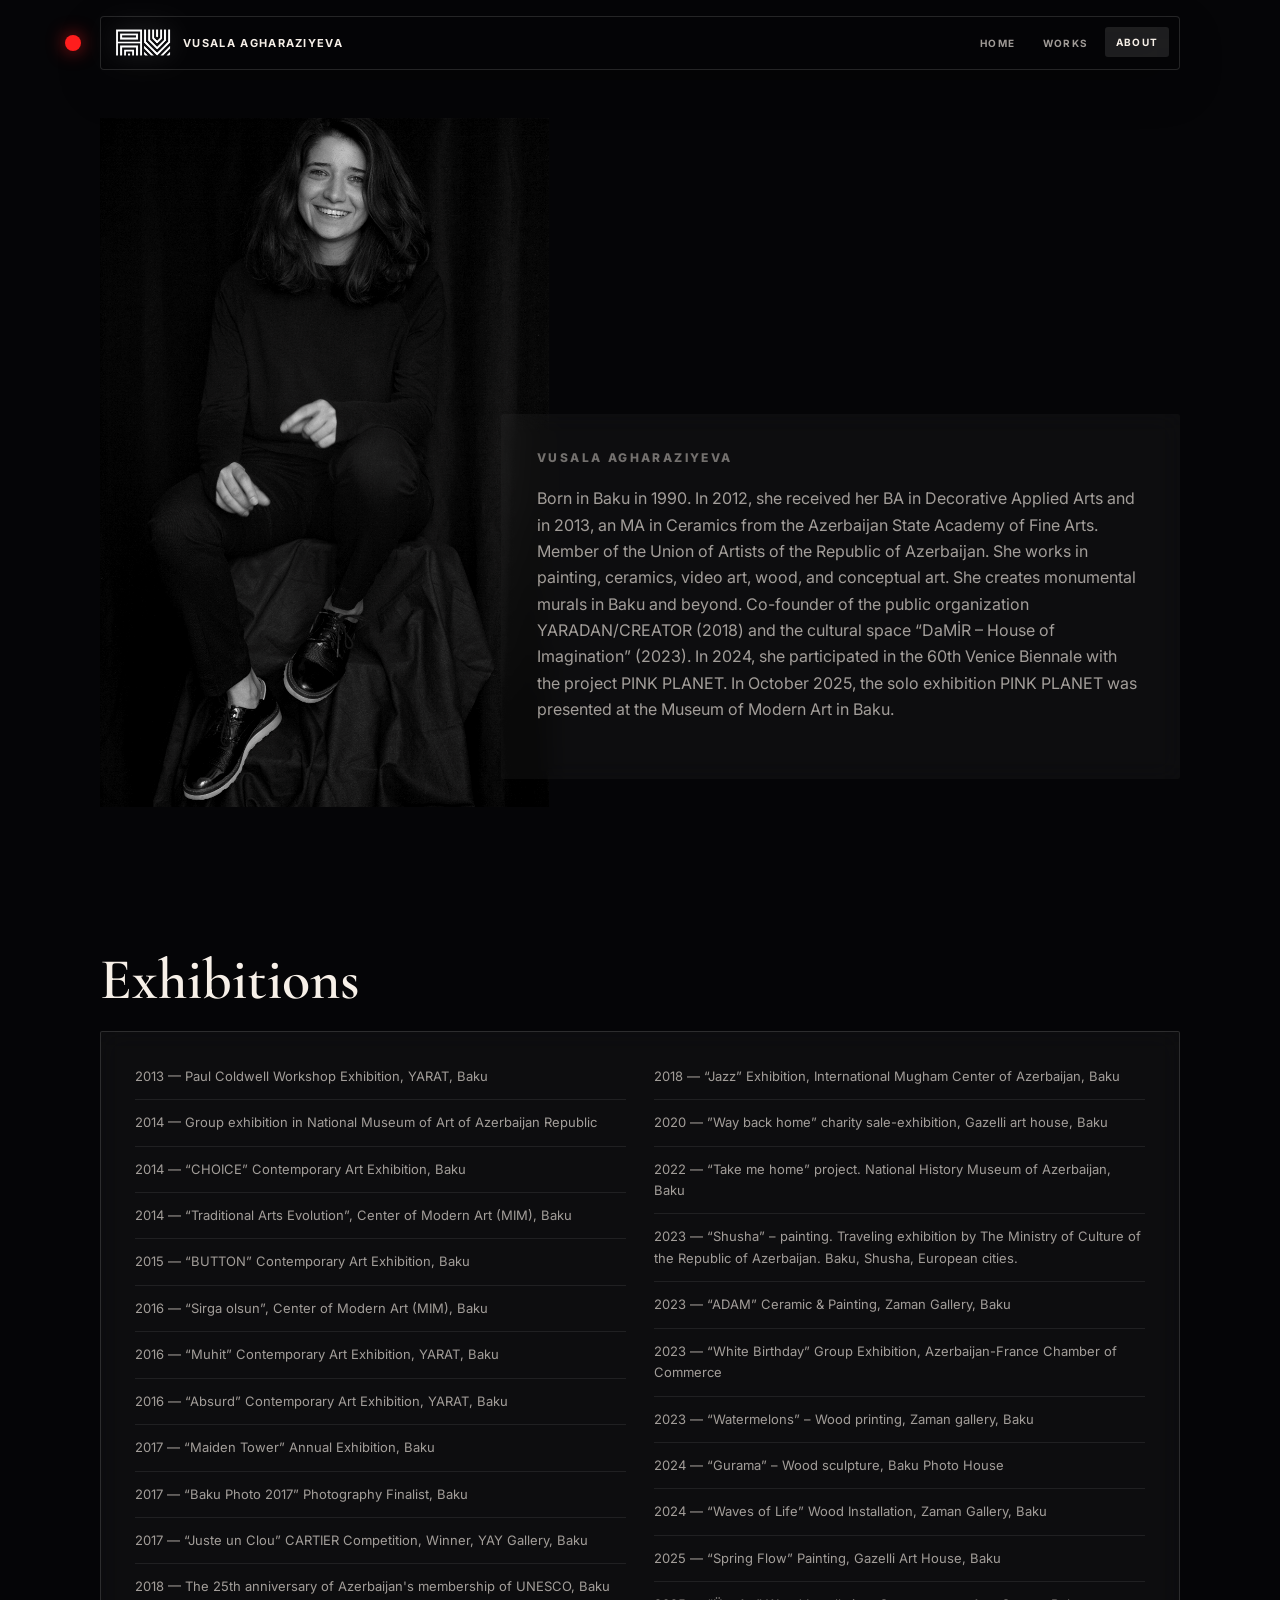
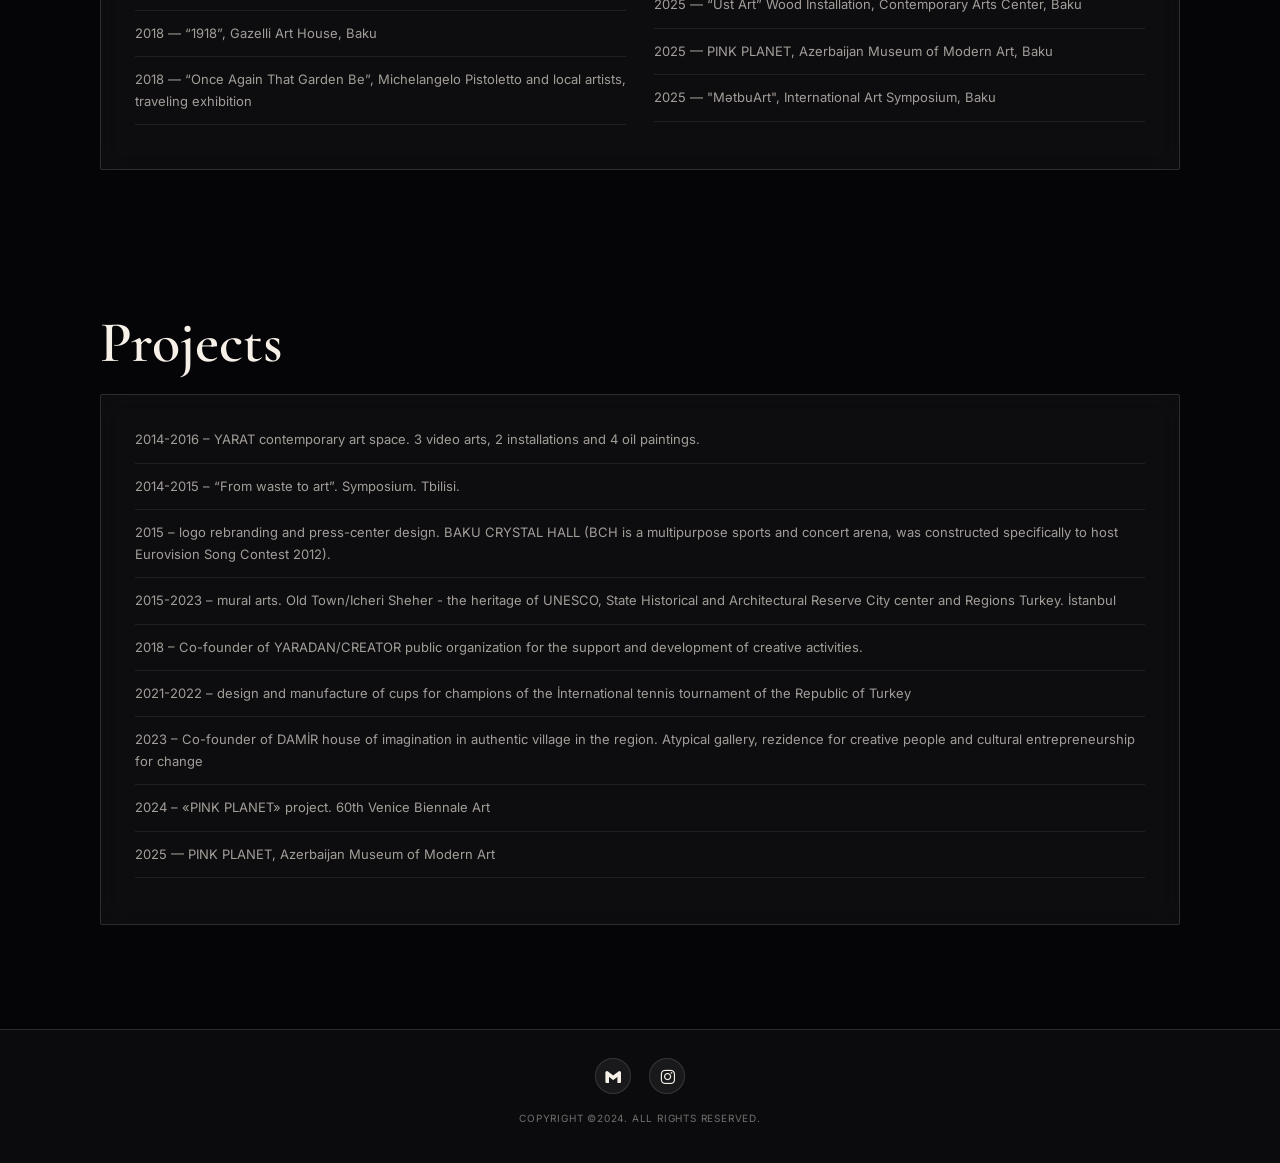
<file: about.html>
<!DOCTYPE html>
<html lang="en">

<head>
    <meta charset="UTF-8">
    <meta name="viewport" content="width=device-width, initial-scale=1.0">

    <link href='https://unpkg.com/boxicons@2.1.4/css/boxicons.min.css' rel='stylesheet'>
    <link rel="stylesheet" href="styles/global.css">
    <link rel="stylesheet" href="styles/about.css">
    <link rel="icon" href="assets/logo.png" type="image/x-icon">
    <title>Vusala Agharaziyeva</title>
</head>

<body class="about">
    <span class="red-sigil" aria-hidden="true"></span>
    <nav>
        <div class="logo">
            <a href="index.html"><img src="assets/logo.png"></a>
            <a href="index.html" class="logo-text">Vusala Agharaziyeva</a>
        </div>
        <div class="burger" onclick="toggleMenu()">☰</div>
        <div class="nav-links">
            <a href="index.html">Home</a>
            <a href="works.html">Works</a>
            <a class="selected" href="about.html">About</a>
        </div>
    </nav>

    <section class="sec-01">
        <div class="container">
            <div class="content">
                <div class="image">
                    <img src="assets/aboutpagefirst.png" alt="" class="src">
                </div>
                <div class="text-box">
                    <h3>VUSALA AGHARAZIYEVA</h3>
                    <li>Born in Baku in 1990.
In 2012, she received her BA in Decorative Applied Arts and in 2013, an MA in Ceramics from the Azerbaijan State
Academy of Fine Arts. Member of the Union of Artists of the Republic of Azerbaijan.
She works in painting, ceramics, video art, wood, and conceptual art. She creates monumental murals in Baku
and beyond. Co-founder of the public organization YARADAN/CREATOR (2018) and the cultural space “DaMİR –
House of Imagination” (2023).
In 2024, she participated in the 60th Venice Biennale with the project PINK PLANET. In October 2025, the solo
exhibition PINK PLANET was presented at the Museum of Modern Art in Baku.
                    </li>
                    <br />
                    <!--<li>While earning recognition for her murals, sculptural works and conceptual videos, and stretching-->
                    <!--    further into graphics and product design, painting remains central to Vusala’s creative-->
                    <!--    pursuits. She is also an active contributor to charitable endeavors, working-->
                    <!--    as an educator with teenagers, including those with limited physical abilities or from-->
                    <!--    underprivileged families and shelters. She is currently involved in advancing regional cultural-->
                    <!--    development by establishing a space and platform for creatives in one of Azerbaijan’s regions.-->
                    <!--</li>-->
                    <!--<br />-->
                    <!--<p>« Everything that I’m looking for in life, I find in art. Everything that I get in life, I mirror-->
                    <!--    in my art. »</p>-->
                    <!--<br />-->
                    <!--<li>Vusala Agharaziyeva is an artist based in Azerbaijan, where she has exhibited her works. She-->
                    <!--    believes that the key message conveyed through any creative process should originate from the-->
                    <!--    love of what one does, as well as with everything that surrounds you. Agharaziyeva's artistic-->
                    <!--    process is contingent upon how she is feeling and what she is experiencing at the moment of-->
                    <!--    creation. She employs varying media such as ceramics, painting, digital, and street art in her-->
                    <!--    diverse compositions.</li>-->
                </div>
            </div>
        </div>
    </section>

    <section class="sec-02">
        <div class="container">
            <h3 class="section-title">Exhibitions</h3>
            <div class="content">
                <div class="card-background">
                    <div class="info">
                        <ul class="exhibition-list">
                            <li>2013 — Paul Coldwell Workshop Exhibition, YARAT, Baku</li>
                            <li>2014 — Group exhibition in National Museum of Art of Azerbaijan Republic</li>
                            <li>2014 — “CHOICE” Contemporary Art Exhibition, Baku</li>
                            <li>2014 — “Traditional Arts Evolution”, Center of Modern Art (MIM), Baku
                            </li>
                            <li>2015 — “BUTTON” Contemporary Art Exhibition, Baku
                            </li>
                            <li>2016 — “Sirga olsun”, Center of Modern Art (MIM), Baku
                            </li>
                            <li>2016 — “Muhit” Contemporary Art Exhibition, YARAT, Baku
                            </li>
                            <li>2016 — “Absurd” Contemporary Art Exhibition, YARAT, Baku
                            </li>
                            <li>2017 — “Maiden Tower” Annual Exhibition, Baku
                            </li>
                            <li>2017 — “Baku Photo 2017” Photography Finalist, Baku
                            </li>
                            <li>2017 — “Juste un Clou” CARTIER Competition, Winner, YAY Gallery, Baku</li>
                            <li>2018 — The 25th anniversary of Azerbaijan's membership of UNESCO, Baku
                            </li>
                            <li>2018 — “1918”, Gazelli Art House, Baku
                            </li>
                            <li>2018 — “Once Again That Garden Be”, Michelangelo Pistoletto and local artists, traveling exhibition
                            </li>
                            <li>2018 — “Jazz” Exhibition, International Mugham Center of Azerbaijan, Baku
                            </li>
                            <li>2020 — ”Way back home” charity sale-exhibition, Gazelli art house, Baku
                            </li>
                            <li>2022 — “Take me home” project. National History Museum of Azerbaijan, Baku
                            </li>
                            <li>2023 — “Shusha” – painting. Traveling exhibition by The Ministry of Culture of the
                                Republic of Azerbaijan. Baku, Shusha, European cities.
                            </li>
                            <li>2023 — “ADAM” Ceramic & Painting, Zaman Gallery, Baku
                            </li>
                            <li>2023 — “White Birthday” Group Exhibition, Azerbaijan-France Chamber of Commerce
                            </li>
                            <li>2023 — “Watermelons” – Wood printing, Zaman gallery, Baku
                            </li>
                            <li>2024 — “Gurama” – Wood sculpture, Baku Photo House
                            </li>
                            <li>2024 — “Waves of Life” Wood Installation, Zaman Gallery, Baku
                            </li>
                            <li>2025 — “Spring Flow” Painting, Gazelli Art House, Baku
                            </li>
                            <li>2025 — “Üst Art” Wood Installation, Contemporary Arts Center, Baku
                            </li>
                            <li>2025 — PINK PLANET, Azerbaijan Museum of Modern Art, Baku
                            </li>
                            <li>2025 — "MətbuArt", International Art Symposium, Baku
                            </li>
                        </ul>
                    </div>
                </div>
            </div>
        </div>
    </section>

    <section class="section-03">
        <div class="container">
            <h3 class="section-title">Projects</h3>
            <div class="content">
                <div class="media-info">
                    <li>2014-2016 – YARAT contemporary art space. 3 video arts, 2 installations and 4 oil paintings.
                    </li>
                    <li>2014-2015 – “From waste to art”. Symposium. Tbilisi.
                    </li>
                    <li>2015 – logo rebranding and press-center design. BAKU CRYSTAL HALL (BCH is a multipurpose sports
                        and concert arena, was constructed specifically to host Eurovision Song Contest 2012).
                    </li>
                    <li>2015-2023 – mural arts.
                        Old Town/Icheri Sheher - the heritage of UNESCO, State Historical and Architectural Reserve
                        City center and Regions
                        Turkey. İstanbul
                    </li>
                    <li>2018 – Co-founder of YARADAN/CREATOR public organization for the support and development of
                        creative activities.
                    </li>
                    <li>2021-2022 – design and manufacture of cups for champions of the İnternational tennis tournament
                        of the Republic of Turkey
                    </li>
                    <li>2023 – Co-founder of DAMİR house of imagination in authentic village in the region. Atypical
                        gallery, rezidence for creative people and сultural entrepreneurship for change
                    </li>
                    <li>2024 – «PINK PLANET» project. 60th Venice Biennale Art
                    </li>
                    <li>2025 — PINK PLANET, Azerbaijan Museum of Modern Art 
                    </li>
                </div>
            </div>
        </div>
    </section>

    <footer>
        <div class="socials">
            <a href="mailto:agaraziyeva@gmail.com" target="_blank"><i class='bx bxl-gmail'></i></a>
            <a href="https://www.instagram.com/vusalaagaraziyeva/" target="_blank"><i class='bx bxl-instagram'></i></a>
            <!--<a href="https://www.singulart.com/en/artist/vusala-agharaziyeva-17543?ref=ts" target="_blank"><i class='bx bxs-shopping-bag'></i></a>        -->
        </div>
        <p>Copyright ©2024. All rights reserved.</p>
    </footer>
    <script src="scripts/global.js"></script>
</body>

</html>
</file>
<file: styles/global.css>
@import url('https://fonts.googleapis.com/css2?family=Cormorant+Garamond:wght@400;500;600;700&family=Inter:wght@300;400;500;600;700;800&display=swap');

:root {
  --ink: #050507;
  --ink-2: #0b0c12;
  --panel: rgba(255, 255, 255, 0.045);
  --panel-strong: rgba(255, 255, 255, 0.08);
  --line: rgba(255, 255, 255, 0.13);
  --text: #f7f0e8;
  --muted: rgba(247, 240, 232, 0.64);
  --dim: rgba(247, 240, 232, 0.44);
  --rose: #d88aa8;
  --copper: #b89468;
  --cyan: #9abcc4;
  --green: #95d9ad;
  --shadow: 0 28px 90px rgba(0, 0, 0, 0.48);
}

* {
  box-sizing: border-box;
  margin: 0;
  padding: 0;
}

html {
  scroll-behavior: smooth;
  background: var(--ink);
  scrollbar-color: #ff1d1d #07070a;
}

body {
  min-height: 100vh;
  color: var(--text);
  font-family: 'Inter', sans-serif;
  background: #050507;
  overflow-x: hidden;
}

body::before {
  content: '';
  position: fixed;
  inset: 0;
  z-index: -2;
  pointer-events: none;
  background:
    linear-gradient(90deg, rgba(255, 255, 255, 0.045) 1px, transparent 1px) 0 0 / 96px 96px,
    radial-gradient(circle at 90% 8%, rgba(216, 138, 168, 0.09), transparent 24rem);
  opacity: 0.8;
  mask-image: linear-gradient(to bottom, rgba(0, 0, 0, 0.58), transparent 68%);
}

body::after {
  content: '';
  position: fixed;
  inset: 0;
  z-index: -1;
  pointer-events: none;
  opacity: 0.14;
  background: radial-gradient(circle at 50% 40%, transparent, rgba(0, 0, 0, 0.62));
}

h1,
h2,
h3,
h4,
h5,
h6 {
  font-family: 'Cormorant Garamond', serif;
  font-weight: 600;
  letter-spacing: 0;
}

p,
li {
  color: var(--muted);
  line-height: 1.65;
}

a {
  color: inherit;
  text-decoration: none;
}

img {
  display: block;
  max-width: 100%;
  object-fit: cover;
}

nav {
  position: fixed;
  top: 16px;
  left: 50%;
  z-index: 1000;
  width: min(1080px, calc(100% - 32px));
  min-height: 54px;
  padding: 8px 10px 8px 14px;
  display: flex;
  align-items: center;
  justify-content: space-between;
  border: 1px solid var(--line);
  border-radius: 4px;
  background: rgba(5, 5, 7, 0.74);
  box-shadow: 0 16px 44px rgba(0, 0, 0, 0.24);
  backdrop-filter: blur(18px);
  transform: translateX(-50%);
}

.logo {
  display: flex;
  align-items: center;
  gap: 12px;
}

.logo img {
  width: 56px;
  height: 30px;
  object-fit: contain;
  filter: drop-shadow(0 0 14px rgba(255, 255, 255, 0.2));
}

.logo-text {
  font-size: 11px;
  font-weight: 700;
  letter-spacing: 0.12em;
  text-transform: uppercase;
}

.nav-links {
  display: flex;
  align-items: center;
  gap: 6px;
}

nav .nav-links a {
  position: relative;
  padding: 9px 11px;
  border-radius: 3px;
  color: var(--muted);
  font-size: 10px;
  font-weight: 700;
  letter-spacing: 0.12em;
  text-transform: uppercase;
  transition: color 0.25s ease, background 0.25s ease, transform 0.25s ease;
}

nav .nav-links a:hover,
nav .nav-links a.selected {
  color: var(--text);
  background: rgba(255, 255, 255, 0.1);
  transform: translateY(-1px);
}

.red-sigil {
  position: fixed;
  top: 35px;
  left: max(8px, calc((100vw - 1080px) / 2 - 35px));
  z-index: 4500;
  width: 16px;
  height: 16px;
  border-radius: 50%;
  background: #ff1d1d;
  box-shadow: 0 0 18px rgba(255, 29, 29, 0.72);
  pointer-events: none;
}

.burger {
  display: none;
  width: 44px;
  height: 44px;
  place-items: center;
  border: 1px solid var(--line);
  border-radius: 50%;
  color: var(--text);
  cursor: pointer;
  font-size: 24px;
}

footer {
  position: relative;
  margin-top: 56px;
  padding: 28px 20px 36px;
  display: flex;
  flex-direction: column;
  align-items: center;
  gap: 16px;
  border-top: 1px solid var(--line);
  color: var(--muted);
  background: rgba(255, 255, 255, 0.025);
}

footer .socials {
  display: flex;
  align-items: center;
  gap: 18px;
}

footer .socials a {
  width: 36px;
  height: 36px;
  display: grid;
  place-items: center;
  border: 1px solid var(--line);
  border-radius: 50%;
  background: rgba(255, 255, 255, 0.06);
  transition: transform 0.25s ease, border-color 0.25s ease, background 0.25s ease;
}

footer .socials a:hover {
  border-color: rgba(255, 111, 174, 0.72);
  background: rgba(255, 111, 174, 0.12);
  transform: translateY(-4px);
}

footer .socials i {
  color: var(--text);
  font-size: 19px;
}

footer p {
  color: var(--dim);
  font-size: 10px;
  letter-spacing: 0.08em;
  text-transform: uppercase;
}

.modal-overlay {
  position: fixed;
  inset: 0;
  z-index: 2000;
  display: none;
  align-items: center;
  justify-content: center;
  padding: 84px 70px 40px;
  background: rgba(2, 2, 4, 0.9);
  backdrop-filter: blur(22px);
}

.modal-overlay.is-active {
  display: flex;
}

.modal {
  position: relative;
  width: min(100%, 1080px);
  display: grid;
  place-items: center;
}

.modal-content {
  max-width: 100%;
  max-height: calc(100vh - 150px);
  width: auto;
  height: auto;
  border: 1px solid var(--line);
  border-radius: 2px;
  box-shadow: 0 40px 120px rgba(0, 0, 0, 0.72);
}

.close,
.prev,
.next {
  border: 1px solid var(--line);
  border-radius: 50%;
  color: var(--text);
  background: rgba(255, 255, 255, 0.08);
  cursor: pointer;
  backdrop-filter: blur(14px);
  transition: transform 0.25s ease, background 0.25s ease, border-color 0.25s ease;
}

.close:hover,
.prev:hover,
.next:hover {
  border-color: rgba(154, 188, 196, 0.58);
  background: rgba(154, 188, 196, 0.12);
  transform: scale(1.06);
}

.close {
  position: fixed;
  top: 28px;
  right: 28px;
  width: 40px;
  height: 40px;
  display: grid;
  place-items: center;
  font-size: 24px;
  line-height: 1;
}

.prev,
.next {
  position: fixed;
  top: 50%;
  width: 44px;
  height: 44px;
  display: grid;
  place-items: center;
  font-size: 20px;
}

.prev {
  left: 28px;
}

.next {
  right: 28px;
}

.zoomable-image {
  cursor: zoom-in;
}

.revealable {
  opacity: 0;
  transform: translateY(26px);
  transition: opacity 0.8s ease, transform 0.8s ease;
}

.revealable.is-visible {
  opacity: 1;
  transform: translateY(0);
}

@keyframes floatSlow {
  0%,
  100% {
    transform: translate3d(0, 0, 0) rotate(0deg);
  }
  50% {
    transform: translate3d(0, -14px, 0) rotate(1.5deg);
  }
}

@keyframes shimmer {
  0% {
    background-position: 0% 50%;
  }
  50% {
    background-position: 100% 50%;
  }
  100% {
    background-position: 0% 50%;
  }
}

@media screen and (max-width: 768px) {
  nav {
    top: 10px;
    width: calc(100% - 20px);
    min-height: 62px;
  }

  .red-sigil {
    display: none;
  }

  body.home nav .logo::after,
  body.works nav .logo::after,
  body.about nav .logo::after,
  body.installation nav .logo::after {
    content: '';
    width: 13px;
    height: 13px;
    display: block;
    margin-left: 4px;
    border-radius: 50%;
    background: #ff1d1d;
    box-shadow: 0 0 18px rgba(255, 29, 29, 0.72);
  }

  .red-sigil {
    display: none;
  }

  .logo-text {
    display: none;
  }

  .burger {
    display: grid;
  }

  .nav-links {
    position: absolute;
    top: calc(100% + 10px);
    left: 0;
    width: 100%;
    padding: 10px;
    display: none;
    flex-direction: column;
    border: 1px solid var(--line);
    border-radius: 24px;
    background: rgba(5, 5, 7, 0.92);
    backdrop-filter: blur(18px);
  }

  .nav-links.active {
    display: flex;
  }

  nav .nav-links a {
    width: 100%;
    text-align: center;
  }

  .modal-overlay {
    padding: 86px 16px 80px;
  }

  .prev,
  .next {
    top: auto;
    bottom: 18px;
  }

  .prev {
    left: calc(50% - 64px);
  }

  .next {
    right: calc(50% - 64px);
  }
}

@media (prefers-reduced-motion: reduce) {
  *,
  *::before,
  *::after {
    animation-duration: 0.001ms !important;
    animation-iteration-count: 1 !important;
    scroll-behavior: auto !important;
    transition-duration: 0.001ms !important;
  }
}

::-webkit-scrollbar {
  width: 10px;
}

::-webkit-scrollbar-track {
  background: #07070a;
}

::-webkit-scrollbar-thumb {
  border: 2px solid #07070a;
  border-radius: 999px;
  background: #ff1d1d;
  box-shadow: 0 0 14px rgba(255, 29, 29, 0.42);
}
</file>
<file: styles/about.css>
section {
  position: relative;
  padding: 118px max(20px, calc((100vw - 1080px) / 2)) 26px;
}

.sec-01 {
  min-height: 92vh;
  display: grid;
  align-items: center;
}

.container {
  width: 100%;
}

.content {
  position: relative;
  display: grid;
  grid-template-columns: minmax(260px, 0.74fr) minmax(0, 1fr);
  gap: 24px;
  align-items: stretch;
}

.sec-02 .content,
.section-03 .content {
  display: block;
}

.content .image {
  min-height: 540px;
  overflow: hidden;
  border: 0;
  border-radius: 0;
  box-shadow: none;
}

.content .image img {
  width: calc(100% + 10px);
  max-width: none;
  height: 100%;
  object-fit: cover;
  transform: translateX(-2px);
  filter: grayscale(0.25) contrast(1.05);
}

.content .text-box,
.card-background,
.media-info {
  border-radius: 2px;
  background: rgba(255, 255, 255, 0.035);
  box-shadow: none;
  backdrop-filter: blur(12px);
}

.card-background,
.media-info {
  border: 1px solid var(--line);
}

.content .text-box {
  align-self: end;
  margin: 0 0 28px -72px;
  padding: clamp(22px, 3vw, 36px);
}

.content .text-box h3 {
  margin-bottom: 20px;
  color: var(--dim);
  font-family: 'Inter', sans-serif;
  font-size: 12px;
  font-weight: 800;
  letter-spacing: 0.2em;
  text-transform: uppercase;
}

.content .text-box li,
.media-info li,
.exhibition-list li {
  list-style: none;
}

.section-title {
  margin-bottom: 22px;
  color: var(--text);
  font-size: clamp(34px, 5vw, 58px);
  line-height: 1;
}

.card-background {
  padding: clamp(20px, 3vw, 34px);
}

.info {
  width: 100%;
}

.exhibition-list {
  columns: 2 320px;
  column-gap: 28px;
  list-style-type: none;
}

.exhibition-list li,
.media-info li {
  margin-bottom: 12px;
  padding-bottom: 12px;
  border-bottom: 1px solid rgba(255, 255, 255, 0.08);
  color: var(--muted);
  font-size: 13px;
}

.media-info {
  width: 100%;
  padding: clamp(20px, 3vw, 34px);
}

.section-03 {
  padding-bottom: 48px;
}

@media screen and (max-width: 900px) {
  section {
    padding: 105px 16px 20px;
  }

  .content {
    grid-template-columns: 1fr;
  }

  .content .image {
    min-height: 520px;
  }

  .content .text-box {
    margin: 0;
  }
}

@media screen and (max-width: 600px) {
  .content .image {
    min-height: 420px;
  }

  .exhibition-list {
    columns: 1;
  }
}
</file>
